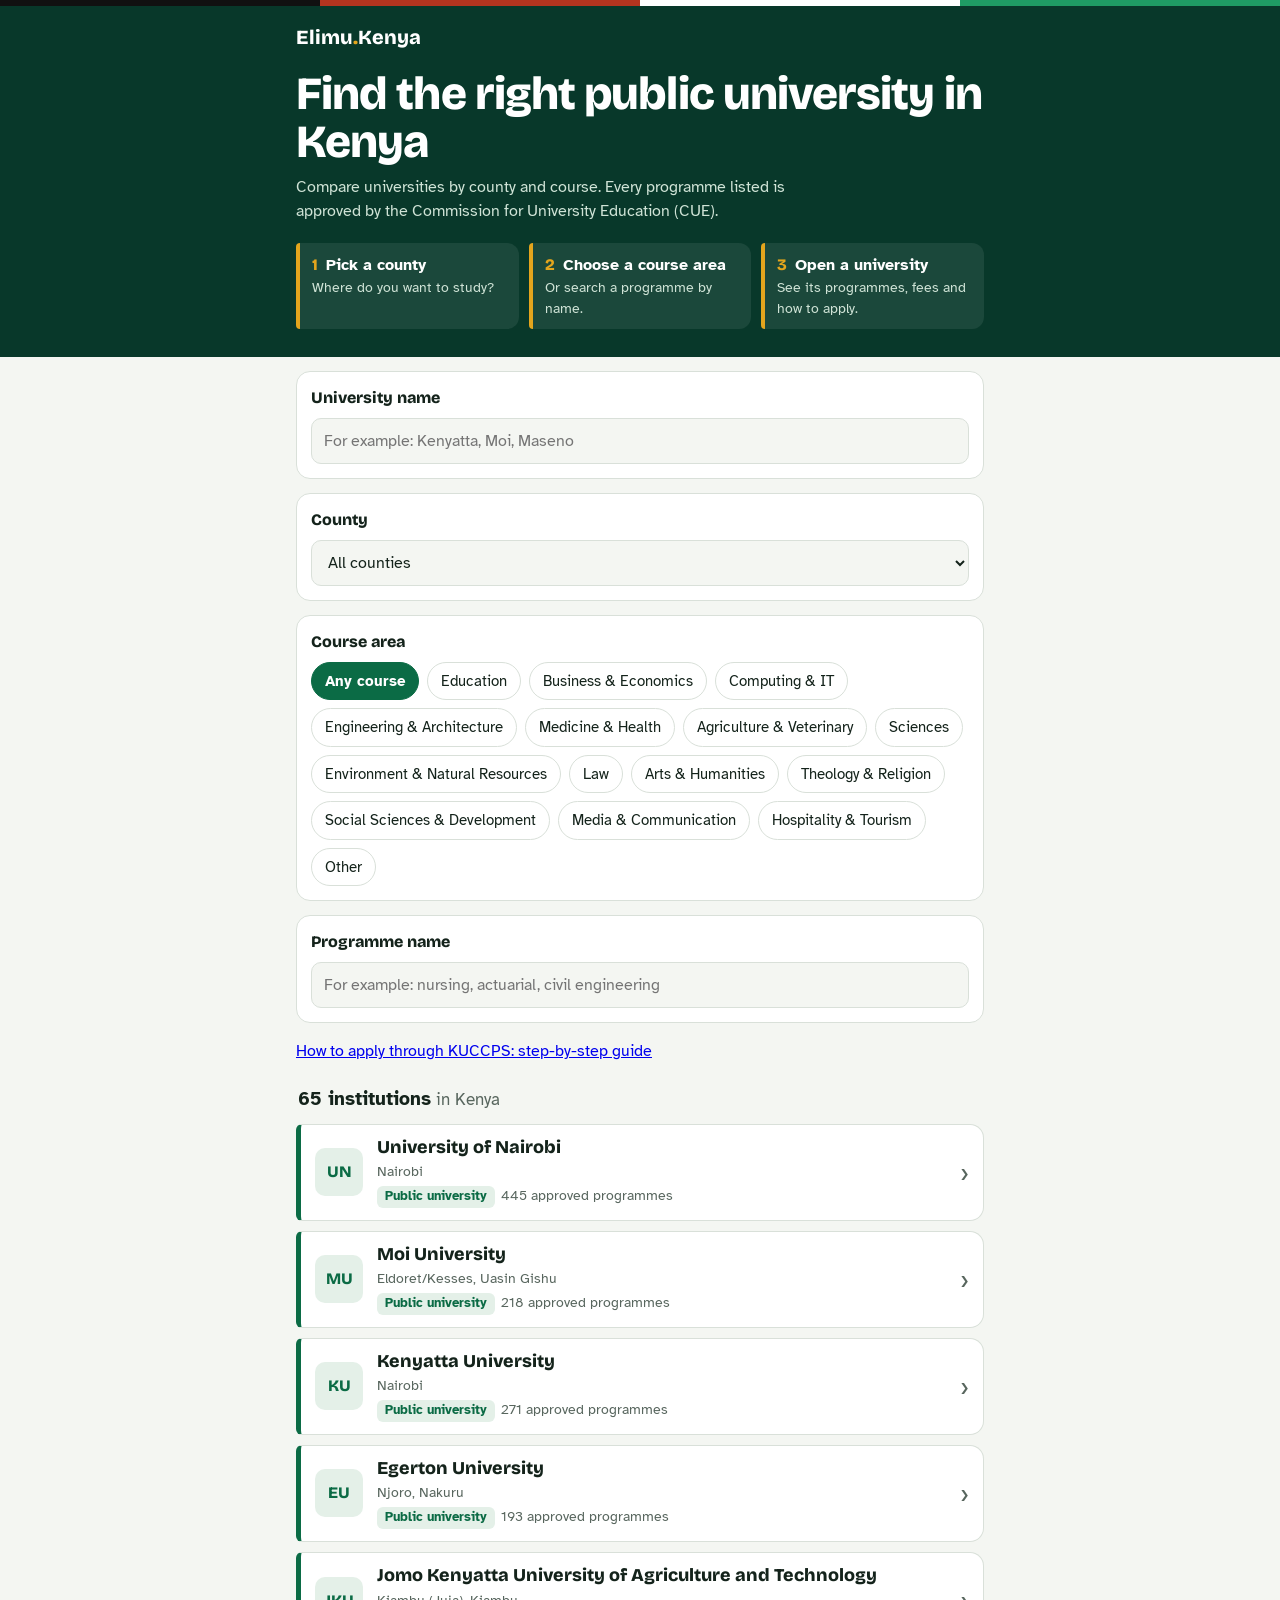
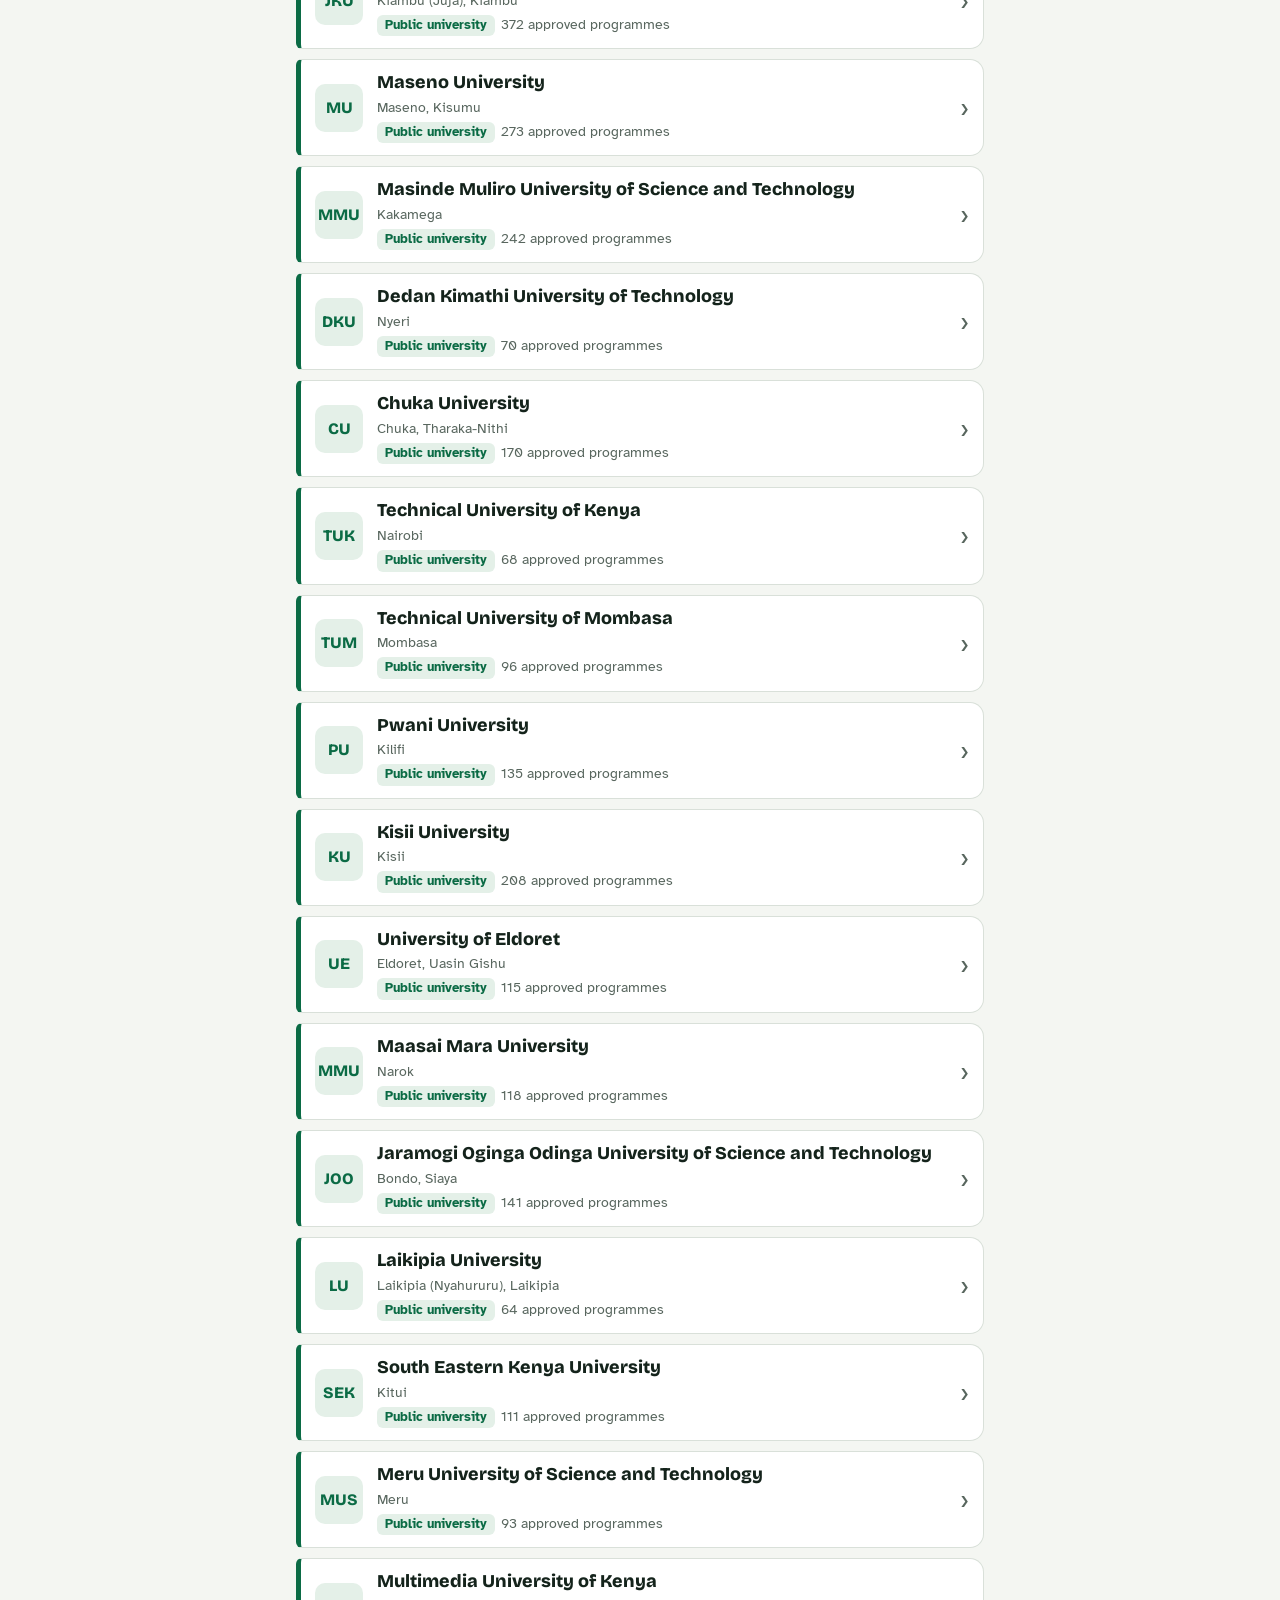
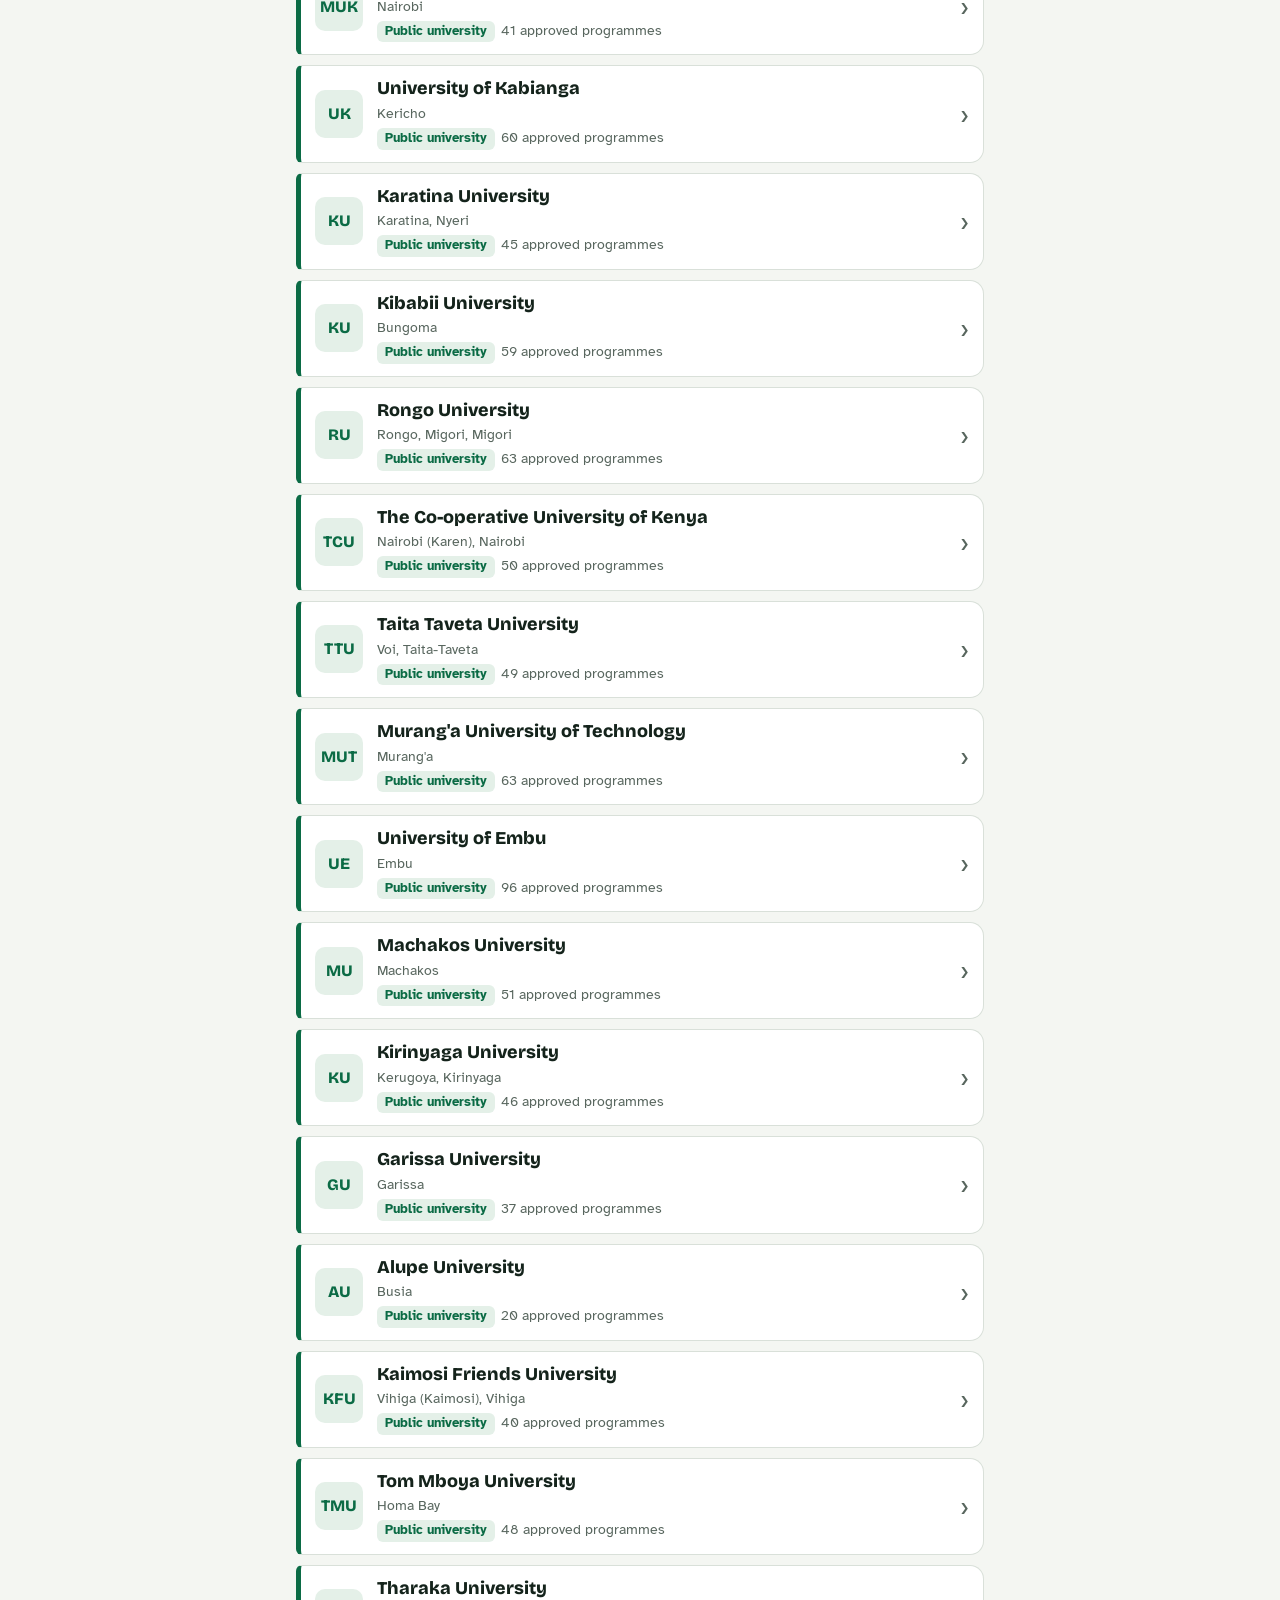
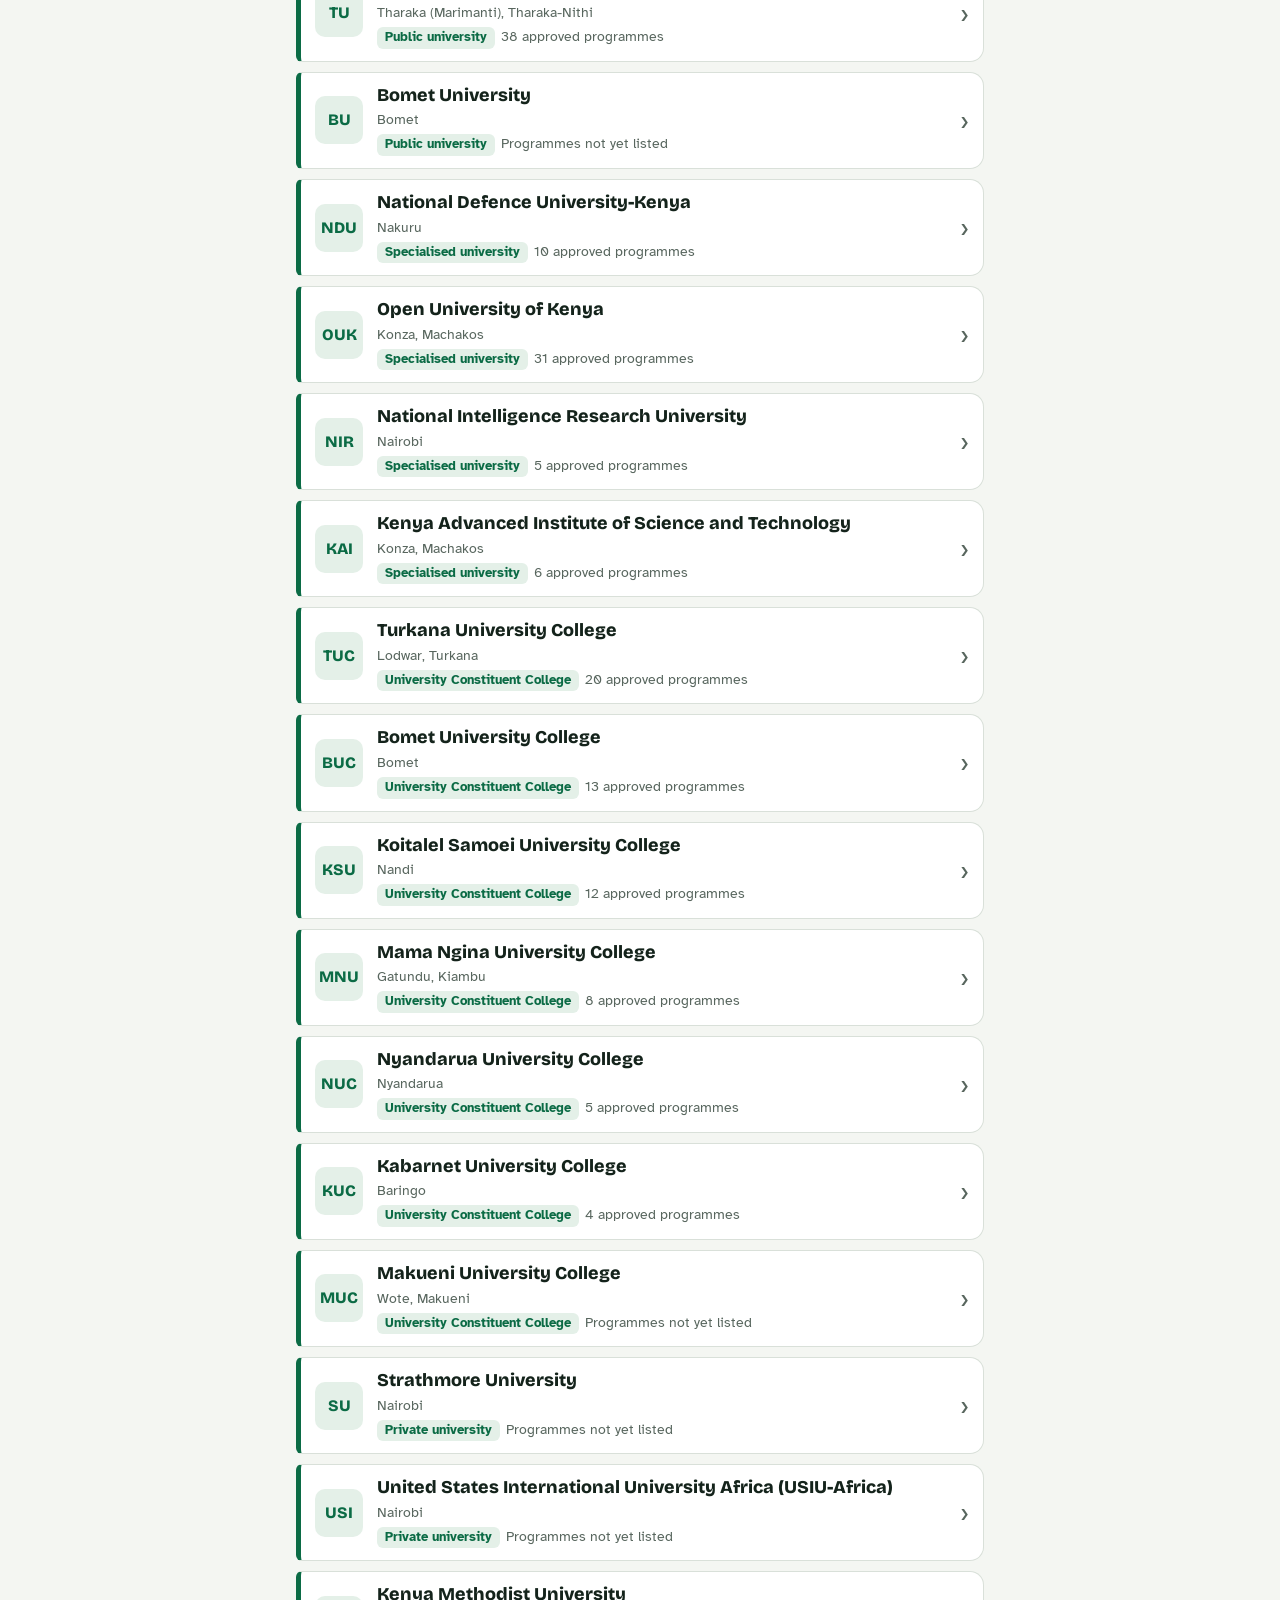
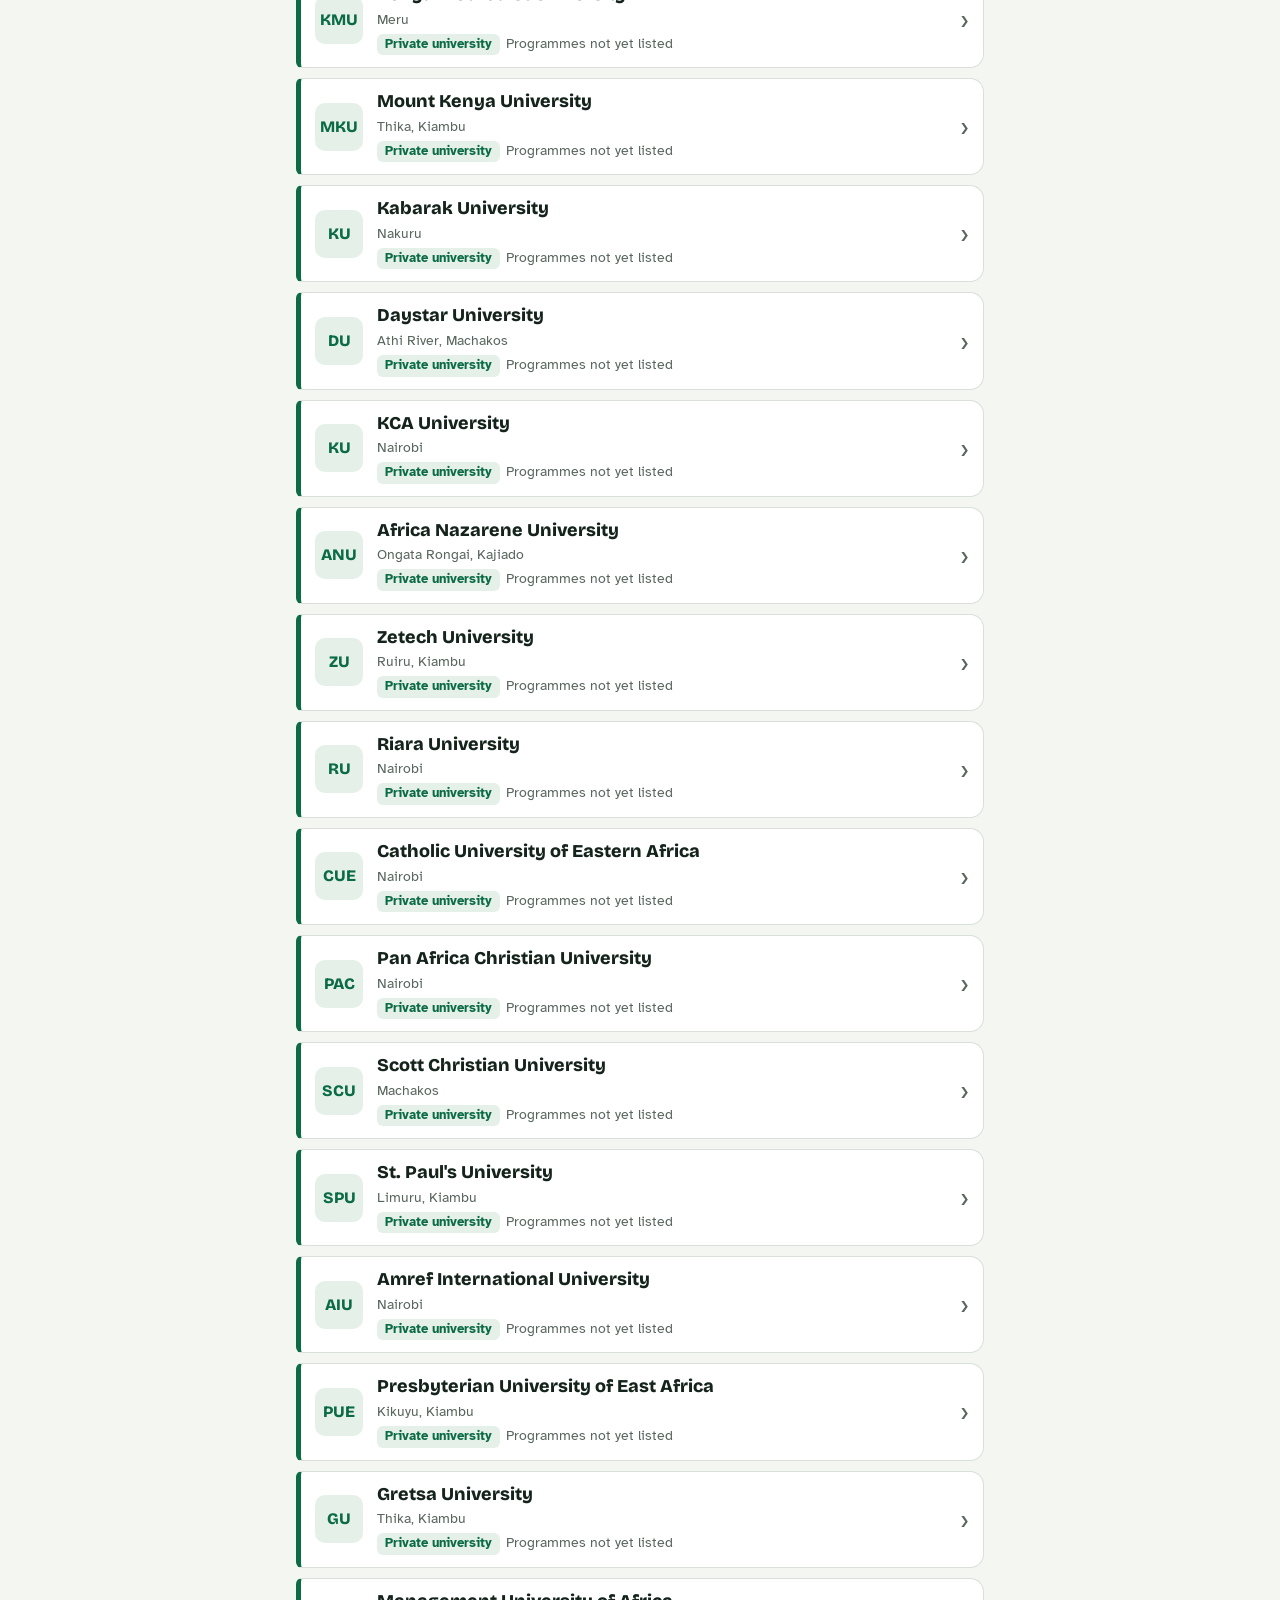
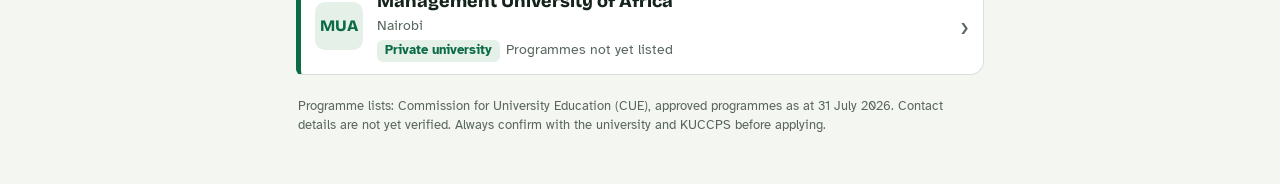
<file: index.html>
<!DOCTYPE html>
<html lang="en">
<head>
<meta charset="utf-8">
<meta name="viewport" content="width=device-width, initial-scale=1, viewport-fit=cover">
<meta name="description" content="Find Kenyan public universities by county, course area or programme. Data from the Commission for University Education."><meta name="theme-color" content="#08382a"><link rel="manifest" href="manifest.webmanifest"><link rel="icon" href="icon-192.png"><link rel="apple-touch-icon" href="icon-192.png"><meta property="og:title" content="Elimu Kenya"><meta property="og:description" content="Find a public university by county, course or programme."><title>Elimu Kenya: Find a public university</title>
<link href="https://fonts.googleapis.com/css2?family=Atkinson+Hyperlegible:wght@400;700&family=Bricolage+Grotesque:wght@600;800&display=swap" rel="stylesheet">
<link rel="stylesheet" href="styles.css">
</head>
<body>
<header class="hero" id="hero"><div class="wrap">
<div class="brand">Elimu<span>.</span>Kenya</div>
<h1>Find the right public university in Kenya</h1>
<p class="lead">Compare universities by county and course. Every programme listed is approved by the Commission for University Education (CUE).</p>
<ol class="steps"><li><b>Pick a county</b><span>Where do you want to study?</span></li><li><b>Choose a course area</b><span>Or search a programme by name.</span></li><li><b>Open a university</b><span>See its programmes, fees and how to apply.</span></li></ol>
</div></header>
<div class="app">
<section id="home">
<div class="block"><h2>University name</h2><input id="u" type="search" placeholder="For example: Kenyatta, Moi, Maseno" aria-label="Search universities"></div>
<div class="block"><h2>County</h2><select id="county" aria-label="County"></select></div>
<div class="block"><h2>Course area</h2><div class="chips" id="areas"></div></div>
<div class="block"><h2>Programme name</h2><input id="q" type="search" placeholder="For example: nursing, actuarial, civil engineering" aria-label="Search programmes"></div>
<div class="count" id="count" aria-live="polite"></div>
<div id="results"></div>
<p class="note">Programme lists: Commission for University Education (CUE), approved programmes as at 31 July 2026. Contact details are not yet verified. Always confirm with the university and KUCCPS before applying.</p>
</section>
<section id="prof" class="hide"></section>
</div>
<script src="app.js"></script>
</body>
</html>
</file>
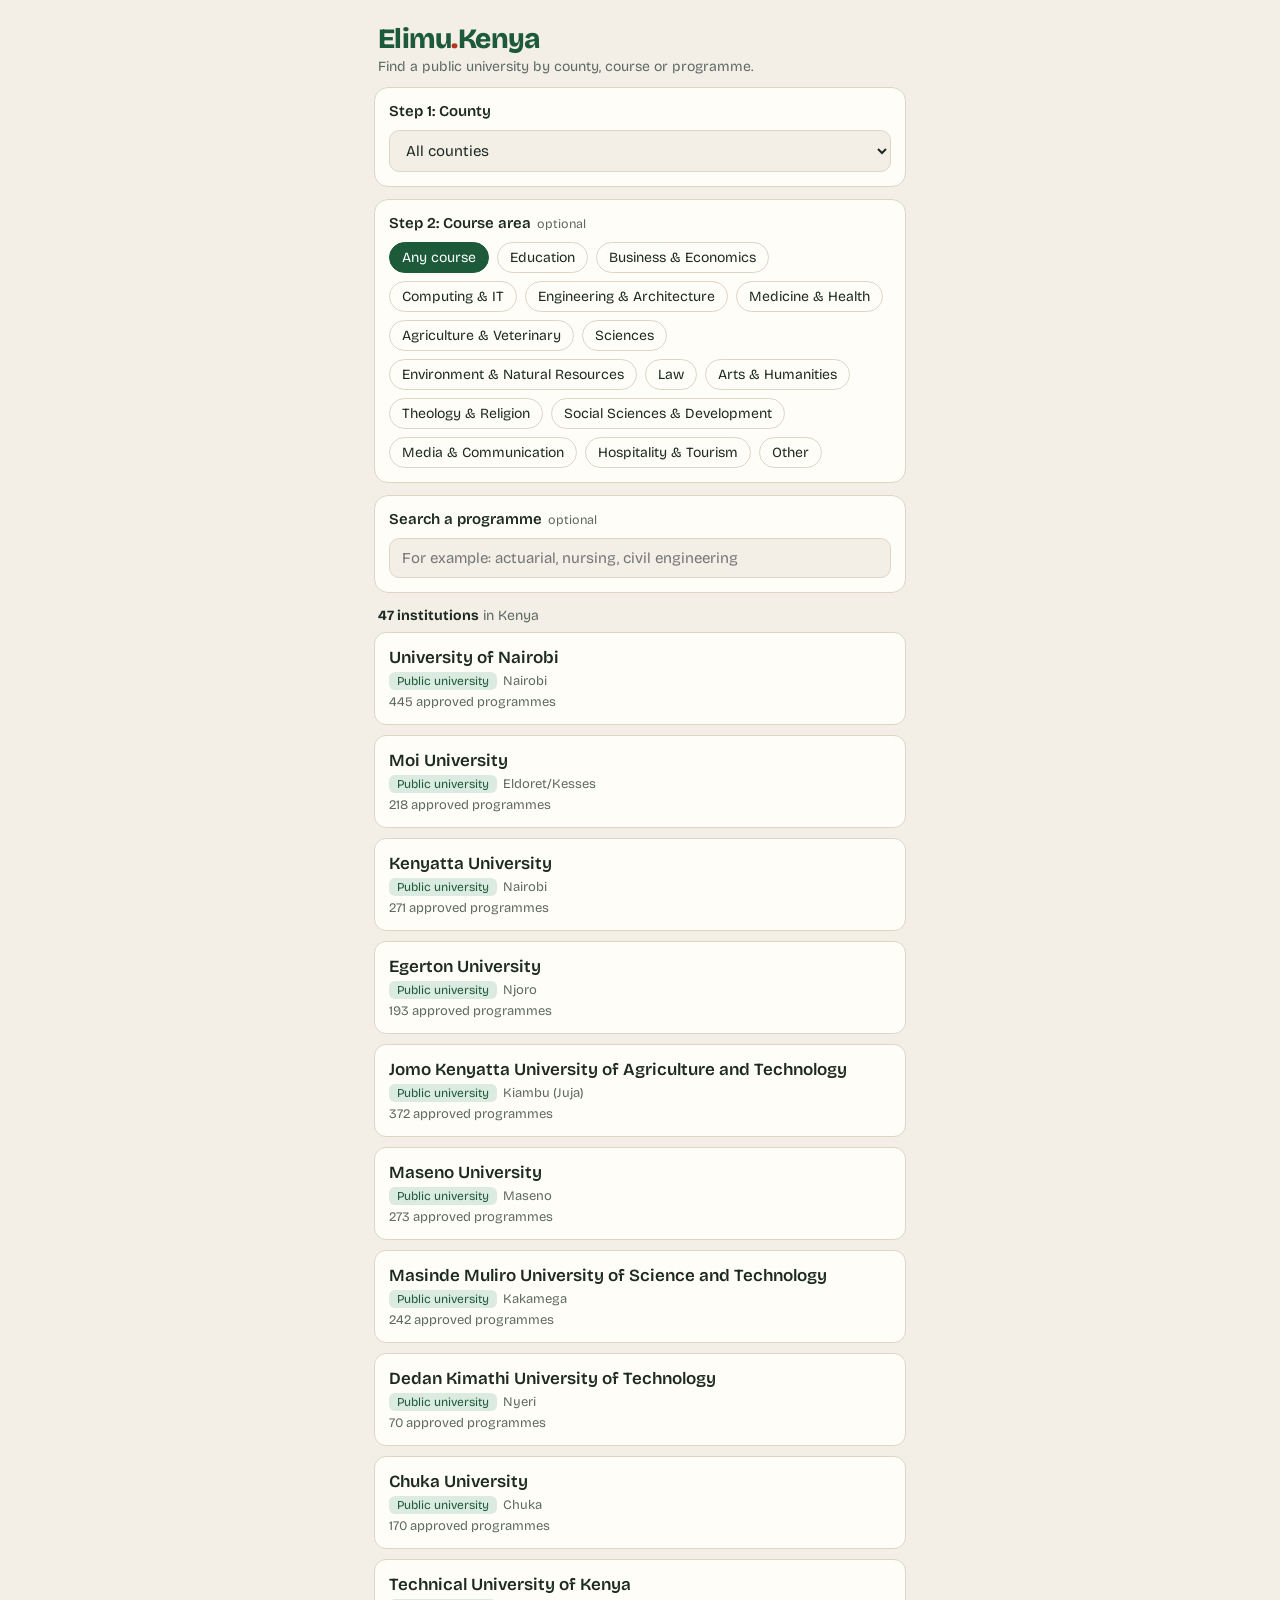
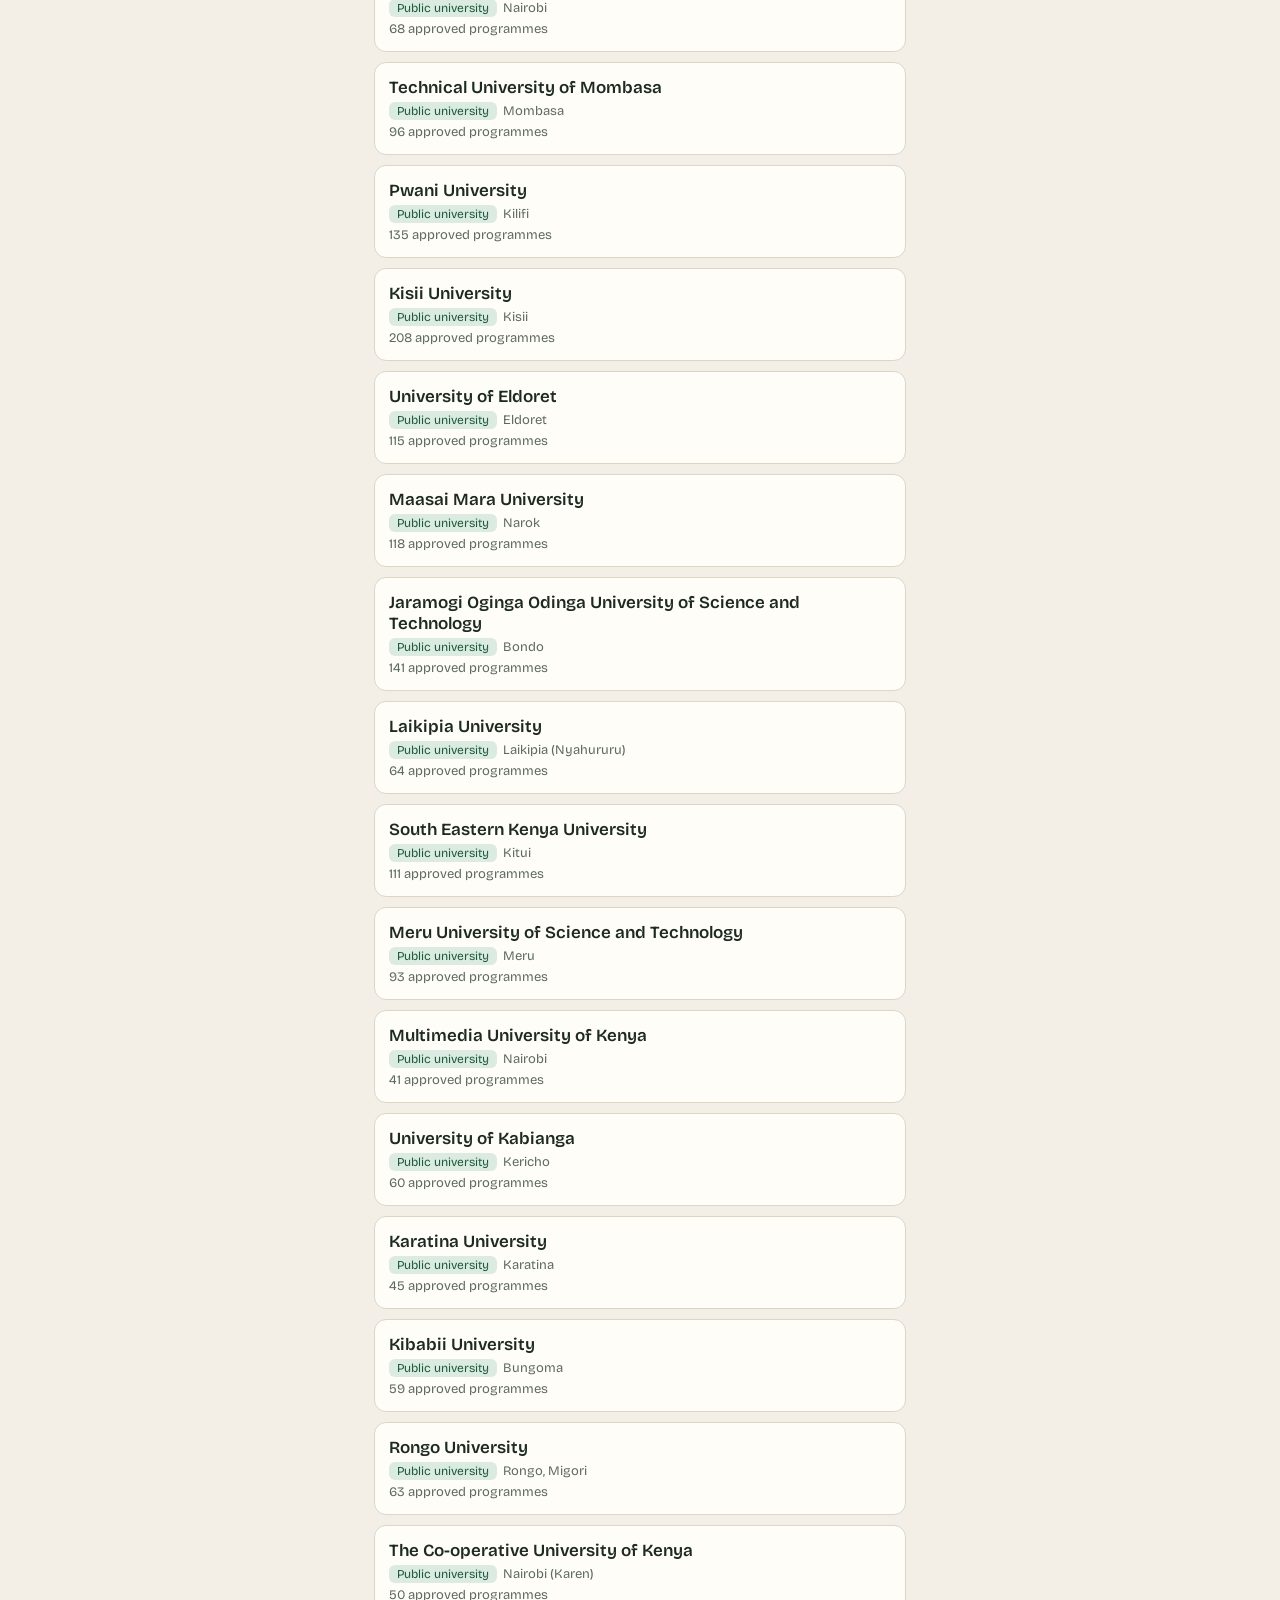
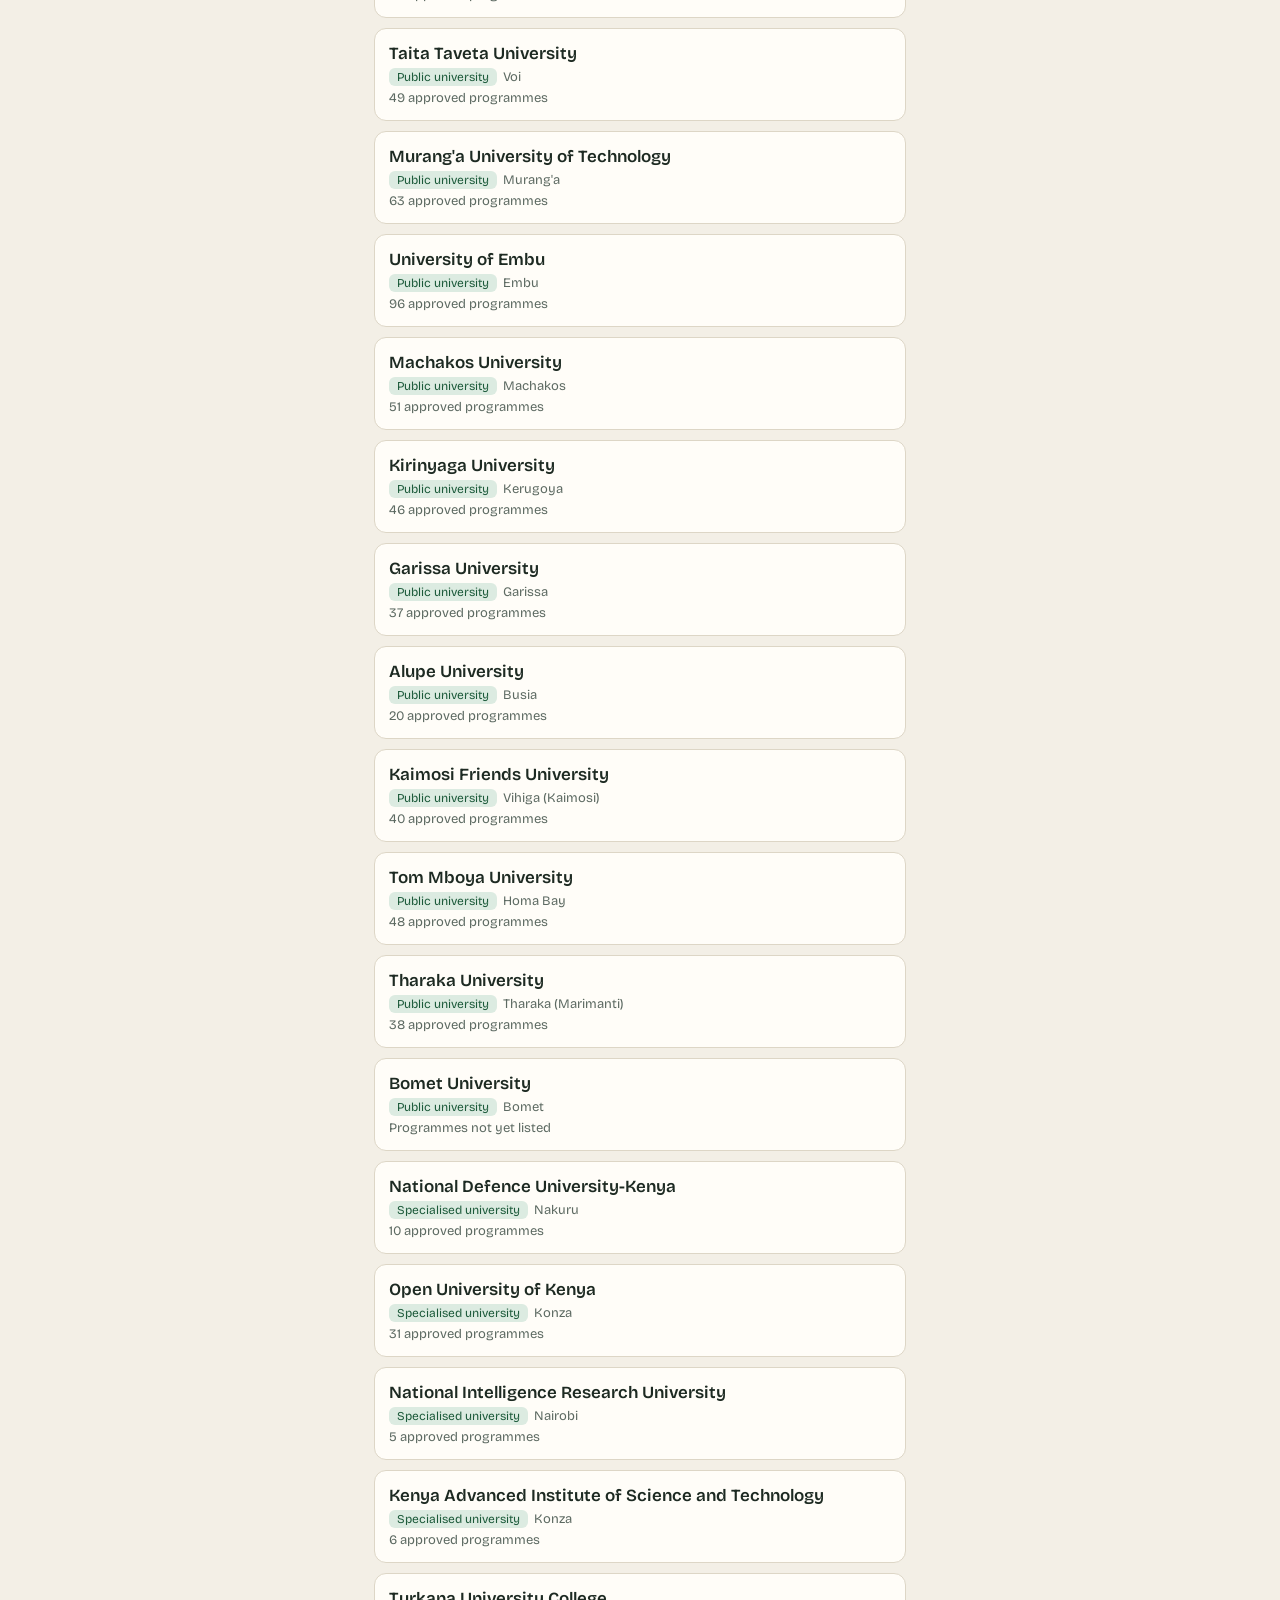
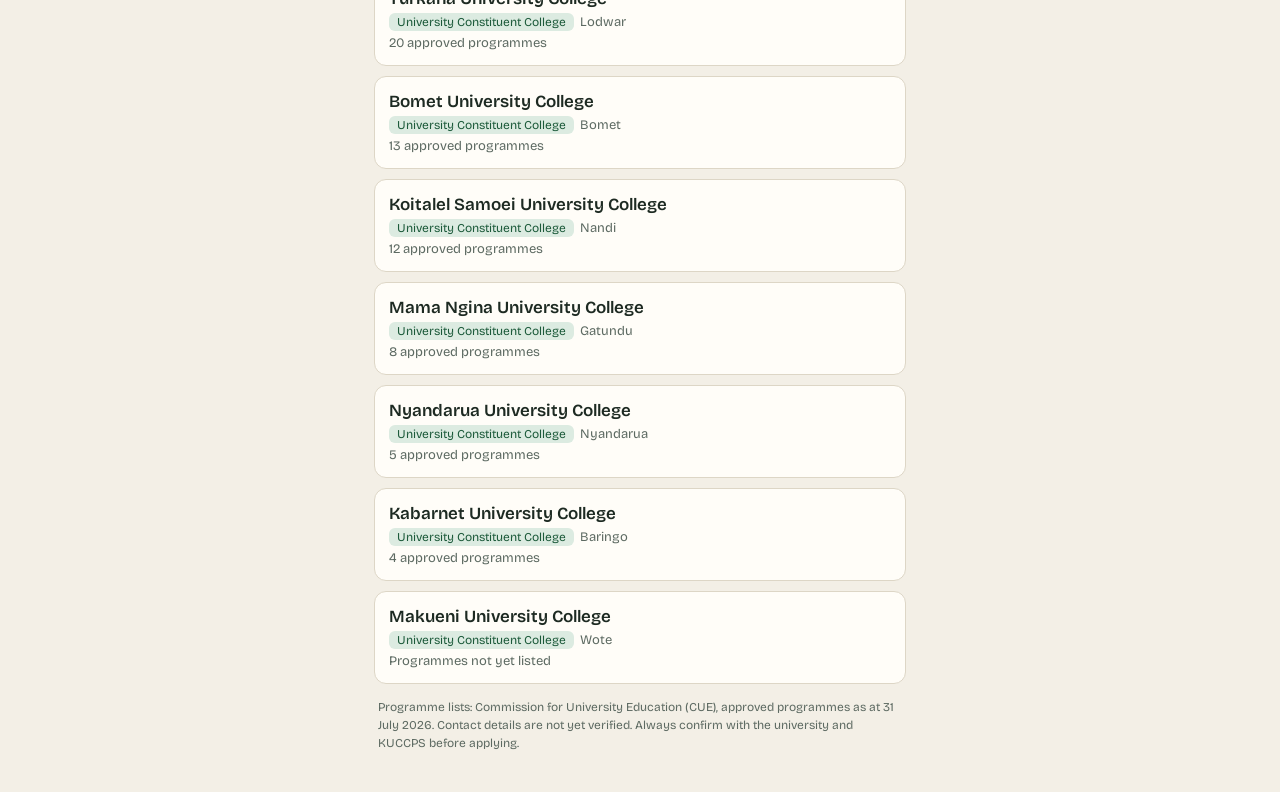
<file: New App/elimu-kenya/index.html>
<!DOCTYPE html>
<html lang="en">
<head>
<meta charset="utf-8">
<meta name="viewport" content="width=device-width, initial-scale=1, viewport-fit=cover">
<meta name="description" content="Find Kenyan public universities by county, course area or programme. Data from the Commission for University Education."><meta name="theme-color" content="#1c5a3a"><link rel="manifest" href="manifest.webmanifest"><link rel="icon" href="icon-192.png"><link rel="apple-touch-icon" href="icon-192.png"><meta property="og:title" content="Elimu Kenya"><meta property="og:description" content="Find a public university by county, course or programme."><title>Elimu Kenya: Find a public university</title>
<link href="https://fonts.googleapis.com/css2?family=Bricolage+Grotesque:wght@400;600;800&display=swap" rel="stylesheet">
<link rel="stylesheet" href="styles.css">
</head>
<body>
<div class="app">
<section id="home">
<header><div class="brand">Elimu<span>.</span>Kenya</div><div class="tag">Find a public university by county, course or programme.</div></header>
<div class="block"><h2>Step 1: County</h2><select id="county" aria-label="County"></select></div>
<div class="block"><h2>Step 2: Course area<small>optional</small></h2><div class="chips" id="areas"></div></div>
<div class="block"><h2>Search a programme<small>optional</small></h2><input id="q" type="search" placeholder="For example: actuarial, nursing, civil engineering" aria-label="Search programmes"></div>
<div class="count" id="count" aria-live="polite"></div>
<div id="results"></div>
<p class="note">Programme lists: Commission for University Education (CUE), approved programmes as at 31 July 2026. Contact details are not yet verified. Always confirm with the university and KUCCPS before applying.</p>
</section>
<section id="prof" class="hide"></section>
</div>
<script src="app.js"></script>
</body>
</html>
</file>
<file: styles.css>
:root{--bg:#f4f6f2;--card:#fff;--ink:#14231b;--mute:#58665e;--line:#d9e0d9;--green:#0b6b45;--deep:#08382a;--gold:#e3a51d;--soft:#e4f0e8;--red:#b3341f;--on:#fff;box-sizing:border-box;padding-bottom:env(safe-area-inset-bottom,0px)}
@media (prefers-color-scheme:dark){:root:not([data-theme="light"]){--bg:#0f1813;--card:#17231c;--ink:#eaf1ea;--mute:#9fb0a5;--line:#28372e;--green:#4fb985;--deep:#0a2a20;--gold:#e9b84a;--soft:#1f3328;--red:#e2705c;--on:#0b1a12}}
:root[data-theme="dark"]{--bg:#0f1813;--card:#17231c;--ink:#eaf1ea;--mute:#9fb0a5;--line:#28372e;--green:#4fb985;--deep:#0a2a20;--gold:#e9b84a;--soft:#1f3328;--red:#e2705c;--on:#0b1a12}
html{scroll-padding-top:env(safe-area-inset-top,0px)}*{box-sizing:border-box}
body{margin:0;background:var(--bg);color:var(--ink);font-family:'Atkinson Hyperlegible',system-ui,Arial,sans-serif;font-size:16px;line-height:1.5}
h1,h2,h3,.brand,.mono,.stat b{font-family:'Bricolage Grotesque','Atkinson Hyperlegible',system-ui,sans-serif}
.hero{background:var(--deep);color:#fff;padding:calc(22px + env(safe-area-inset-top,0px)) 0 28px;position:relative}
.hero::before{content:"";position:absolute;inset:0 0 auto;height:6px;background:linear-gradient(90deg,#111 0 25%,#b3341f 25% 50%,#fff 50% 75%,#1f9b64 75%)}
.wrap,.app{max-width:720px;margin:0 auto;padding-left:16px;padding-right:16px}.app{padding-bottom:48px}
.brand{font-weight:800;font-size:20px;color:#fff}.brand span{color:var(--gold)}
.hero h1{margin:18px 0 8px;font-size:clamp(30px,7vw,46px);line-height:1.05;font-weight:800;letter-spacing:-.02em;max-width:16em}
.lead{margin:0 0 20px;color:#cfe3d6;max-width:52ch}
.steps{list-style:none;margin:0;padding:0;display:grid;grid-template-columns:repeat(auto-fit,minmax(170px,1fr));gap:10px;counter-reset:s}
.steps li{counter-increment:s;background:rgba(255,255,255,.08);border-left:4px solid var(--gold);border-radius:4px 12px 12px 4px;padding:10px 12px}
.steps li::before{content:counter(s);font-family:'Bricolage Grotesque',sans-serif;font-weight:800;color:var(--gold);margin-right:8px}
.steps b{font-weight:700}.steps span{display:block;font-size:14px;color:#cfe3d6}
.block{margin:14px 0 0;background:var(--card);border:1px solid var(--line);border-radius:14px;padding:14px}
.block h2{margin:0 0 8px;font-size:16px;font-weight:800}
select,input{width:100%;min-height:46px;font:inherit;padding:10px 12px;border:1.5px solid var(--line);border-radius:10px;background:var(--bg);color:var(--ink)}
.chips{display:flex;flex-wrap:wrap;gap:8px}
.chip{border:1.5px solid var(--line);background:transparent;color:var(--ink);font:inherit;font-size:15px;padding:7px 13px;border-radius:999px;cursor:pointer}
.chip[aria-pressed="true"]{background:var(--green);color:var(--on);border-color:var(--green);font-weight:700}
:is(button,select,input,summary,a):focus-visible{outline:3px solid var(--gold);outline-offset:2px}
.count{margin:22px 2px 10px;font-size:17px;color:var(--mute)}.count b{color:var(--ink);font-size:19px}
.row{display:flex;gap:14px;align-items:center;width:100%;margin:0 0 10px;text-align:left;font:inherit;color:inherit;background:var(--card);border:1px solid var(--line);border-left:5px solid var(--green);border-radius:6px 14px 14px 6px;padding:12px 14px;cursor:pointer}
.row:hover{border-left-color:var(--gold)}.row::after{content:"›";margin-left:auto;font-size:26px;color:var(--mute)}
.rb{min-width:0}.row h3{margin:0;font-size:18px;line-height:1.2;font-weight:800}.row p{margin:3px 0 0;font-size:14px;color:var(--mute)}
.mono{flex:none;width:48px;height:48px;border-radius:10px;background:var(--soft);color:var(--green);display:grid;place-items:center;font-weight:800;font-size:16px}
.badge{display:inline-block;font-size:13px;font-weight:700;padding:1px 8px;border-radius:6px;background:var(--soft);color:var(--green);margin-right:6px}
.empty{margin:14px 0;padding:18px;border:1.5px dashed var(--line);border-radius:12px;color:var(--mute)}
.banner{background:var(--deep);color:#fff;border-radius:0 0 18px 18px;padding:62px 16px 20px;margin:0 -16px;position:relative}
.banner::before{content:"";position:absolute;inset:0 0 auto;height:6px;background:linear-gradient(90deg,#111 0 25%,#b3341f 25% 50%,#fff 50% 75%,#1f9b64 75%)}
.banner .mono{background:rgba(255,255,255,.14);color:#fff;width:56px;height:56px;margin-bottom:10px}
.banner h1{margin:0;font-size:clamp(26px,6vw,36px);line-height:1.08;font-weight:800;letter-spacing:-.02em}
.back{position:absolute;top:18px;left:14px;background:rgba(255,255,255,.16);color:#fff;border:0;border-radius:999px;font:inherit;font-weight:700;padding:7px 14px;cursor:pointer}
.stats{display:grid;grid-template-columns:repeat(3,1fr);gap:8px;margin:16px 0}
.stat{background:var(--card);border:1px solid var(--line);border-radius:12px;padding:10px;text-align:center}.stat b{display:block;font-size:18px;line-height:1.2}.stat span{font-size:13px;color:var(--mute)}
.about{margin:0 0 6px;color:var(--mute);max-width:62ch}
.sec{margin:26px 0 10px;font-family:'Bricolage Grotesque',sans-serif;font-size:21px;font-weight:800}
.feebox{background:var(--card);border:1px solid var(--line);border-left:5px solid var(--gold);border-radius:6px 12px 12px 6px;padding:14px;display:grid;gap:12px;color:var(--mute)}
.feebox b{color:var(--ink)}.feebox a,.contact a{color:var(--green);font-weight:700}.feebox small{font-size:13px}
.tools{display:grid;gap:10px;margin-bottom:12px}
details{margin:0 0 8px;background:var(--card);border:1px solid var(--line);border-radius:12px}
summary{cursor:pointer;padding:13px 14px;display:flex;justify-content:space-between;gap:10px;font-weight:700;list-style:none}
summary::-webkit-details-marker{display:none}summary span{font-weight:400;color:var(--mute);font-size:14px}
details[open] summary{background:var(--soft);border-radius:12px 12px 0 0}
.prog{display:flex;justify-content:space-between;gap:12px;padding:10px 14px;border-top:1px solid var(--line)}
.lv{font-size:13px;color:var(--mute);white-space:nowrap;text-align:right}
.contact{background:var(--card);border:1px solid var(--line);border-radius:12px;padding:14px;line-height:1.8;overflow-wrap:anywhere}
.note{margin:22px 2px 0;font-size:13px;color:var(--mute)}
.hide{display:none}
@media (prefers-reduced-motion:no-preference){.row{transition:border-color .15s}}
</file>
<file: New App/elimu-kenya/styles.css>
:root{--bg:#f3efe6;--card:#fffdf8;--ink:#1d2a22;--mute:#5d6a62;--line:#ddd6c6;--green:#1c5a3a;--soft:#dcebe1;--red:#b3341f;--on:#fff;box-sizing:border-box;padding-top:env(safe-area-inset-top,0px);padding-bottom:env(safe-area-inset-bottom,0px)}
@media (prefers-color-scheme:dark){:root:not([data-theme="light"]){--bg:#141b17;--card:#1d2721;--ink:#eef1ea;--mute:#a3b0a8;--line:#2e3a33;--green:#5fb583;--soft:#25382d;--red:#e2705c;--on:#0f1a13}}
:root[data-theme="dark"]{--bg:#141b17;--card:#1d2721;--ink:#eef1ea;--mute:#a3b0a8;--line:#2e3a33;--green:#5fb583;--soft:#25382d;--red:#e2705c;--on:#0f1a13}
html{scroll-padding-top:env(safe-area-inset-top,0px)}*{box-sizing:border-box}
body{margin:0;background:var(--bg);color:var(--ink);font-family:'Bricolage Grotesque',system-ui,Arial,sans-serif;display:flex;justify-content:center}
.app{width:100%;max-width:560px;min-height:100vh;padding-bottom:40px}
header{padding:22px 18px 12px}.brand{font-weight:800;font-size:28px;letter-spacing:-.02em;color:var(--green)}.brand span{color:var(--red)}
.tag{color:var(--mute);font-size:14px;margin-top:2px}
.block{margin:0 14px 12px;background:var(--card);border:1px solid var(--line);border-radius:14px;padding:14px}
.block h2{margin:0 0 10px;font-size:15px;font-weight:600}.block h2 small{font-weight:400;color:var(--mute);margin-left:6px}
select,input{width:100%;font:inherit;font-size:15px;padding:10px 12px;border:1px solid var(--line);border-radius:10px;background:var(--bg);color:var(--ink)}
.chips{display:flex;flex-wrap:wrap;gap:8px}
.chip{border:1px solid var(--line);background:transparent;color:var(--ink);font:inherit;font-size:14px;padding:6px 12px;border-radius:999px;cursor:pointer}
.chip[aria-pressed="true"]{background:var(--green);color:var(--on);border-color:var(--green)}
:is(button,select,input,summary,a):focus-visible{outline:3px solid var(--red);outline-offset:2px}
.count{margin:14px 18px 8px;font-size:14px;color:var(--mute)}.count b{color:var(--ink)}
.row{display:block;width:calc(100% - 28px);margin:0 14px 10px;text-align:left;font:inherit;color:inherit;background:var(--card);border:1px solid var(--line);border-radius:12px;padding:14px;cursor:pointer}
.row h3{margin:0;font-size:17px;font-weight:600}.row p{margin:4px 0 0;font-size:13px;color:var(--mute)}
.badge{display:inline-block;font-size:12px;padding:2px 8px;border-radius:6px;background:var(--soft);color:var(--green);margin-right:6px}
.empty{margin:14px;padding:18px;border:1px dashed var(--line);border-radius:12px;color:var(--mute);font-size:14px}
.banner{min-height:130px;background:linear-gradient(135deg,#1c5a3a,#0e3322);display:flex;align-items:flex-end;padding:56px 18px 16px;color:#fff;position:relative}
.banner h1{margin:0;font-size:24px;line-height:1.1;font-weight:800;letter-spacing:-.02em}
.back{position:absolute;top:14px;left:14px;background:rgba(255,255,255,.2);color:#fff;border:0;border-radius:999px;font:inherit;font-size:14px;padding:6px 12px;cursor:pointer}
.stats{display:grid;grid-template-columns:repeat(3,1fr);gap:8px;margin:14px}
.stat{background:var(--card);border:1px solid var(--line);border-radius:12px;padding:10px;text-align:center}.stat b{display:block;font-size:17px}.stat span{font-size:12px;color:var(--mute)}
.about{margin:0 18px 12px;font-size:14px;line-height:1.55;color:var(--mute)}
.sec{margin:18px 18px 8px;font-size:16px;font-weight:600}
.tools{margin:0 14px 10px;display:grid;gap:8px}
details{margin:0 14px 8px;background:var(--card);border:1px solid var(--line);border-radius:12px}
summary{cursor:pointer;padding:13px 14px;display:flex;justify-content:space-between;gap:10px;font-weight:600;list-style:none}
summary::-webkit-details-marker{display:none}summary span{font-weight:400;color:var(--mute);font-size:13px}
details[open] summary{background:var(--soft);border-radius:12px 12px 0 0}
.prog{display:flex;justify-content:space-between;gap:10px;padding:10px 14px;font-size:14px;border-top:1px solid var(--line)}
.lv{font-size:12px;color:var(--mute);white-space:nowrap;text-align:right}
.contact{margin:14px;background:var(--card);border:1px solid var(--line);border-radius:12px;padding:14px;font-size:14px;line-height:1.8;overflow-wrap:anywhere}
.contact a{color:var(--green)}.note{margin:14px 18px 0;font-size:12px;color:var(--mute);line-height:1.5}
.feebox{margin:0 14px 10px;background:var(--card);border:1px solid var(--line);border-radius:12px;padding:14px;font-size:14px;line-height:1.6;display:grid;gap:10px;color:var(--mute)}
.feebox b{color:var(--ink)}.feebox a{color:var(--green)}.feebox small{font-size:12px}
.hide{display:none}
</file>
